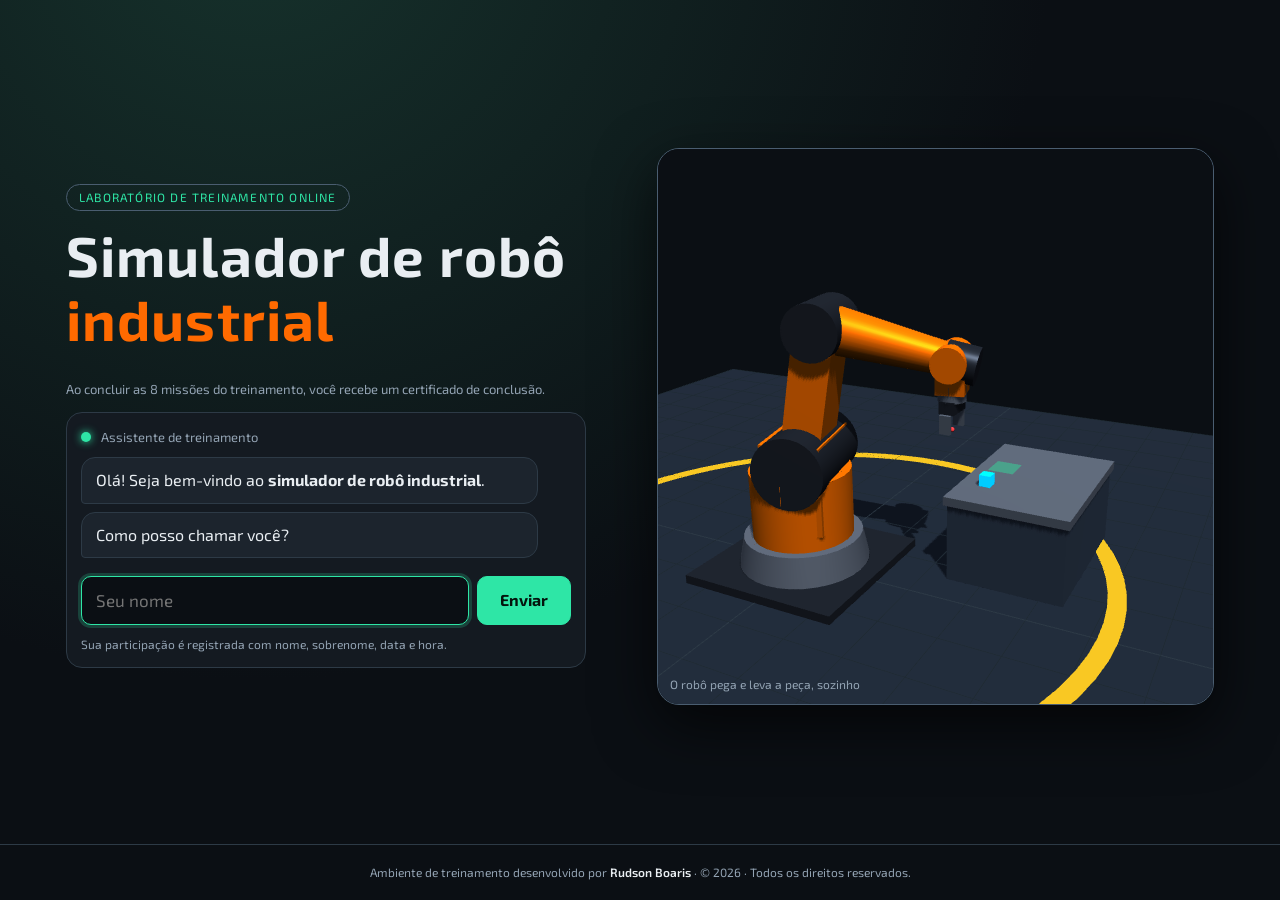
<file: index.html>
<!DOCTYPE html>
<html lang="pt-BR">
<head>
<meta charset="utf-8">
<meta name="viewport" content="width=device-width, initial-scale=1, viewport-fit=cover">
<title>Laboratório de Treinamento Online | Robótica Industrial</title>
<meta name="description" content="Ambiente online de treinamento em robótica industrial: opere um robô articulado de 6 eixos por um Teach Pendant virtual.">
<link rel="icon" href="data:image/svg+xml,%3Csvg xmlns='http://www.w3.org/2000/svg' viewBox='0 0 32 32'%3E%3Crect width='32' height='32' rx='7' fill='%230b0f14'/%3E%3Cpath d='M8 25V15l10-6 6 4' stroke='%23ff6a00' stroke-width='3' fill='none' stroke-linecap='round' stroke-linejoin='round'/%3E%3Ccircle cx='24' cy='13' r='3' fill='%232ee6a6'/%3E%3C/svg%3E">
<link rel="stylesheet" href="css/estilo.css">
<script src="js/config.js"></script>
<script src="js/demo-entrada.js" defer></script>
</head>
<body>
<main class="entrada">
  <section>
    <p class="selo">Laboratório de treinamento online</p>
    <h1>Simulador de robô <em>industrial</em></h1>
    <p class="nota">Ao concluir as 8 missões do treinamento, você recebe um certificado de conclusão.</p>
    <div class="chat-box">
      <div class="chat-h"><i></i><span>Assistente de treinamento</span></div>
      <div id="chat" role="log" aria-live="polite"></div>
      <form id="fx" class="chat-in" novalidate>
        <input id="resp" type="text" maxlength="60" autocomplete="off" aria-label="Sua resposta" disabled>
        <button id="env" class="btn btn-primary" type="submit" disabled>Enviar</button>
      </form>
      <button id="bOk" class="btn btn-primary" type="button">OK, entendi. Ir para o treinamento</button>
      <p class="priv">Sua participação é registrada com nome, sobrenome, data e hora.</p>
    </div>
  </section>
  <div class="demo3d" id="demoBox" role="img" aria-label="Demonstração em 3D: o robô pega uma peça e a leva para outro ponto da bancada">
    <div id="demoCv"></div>
    <div id="demoFb" hidden>A demonstração 3D não pôde ser aberta neste navegador. O treinamento continua disponível.</div>
    <span class="cap">O robô pega e leva a peça, sozinho</span>
  </div>
</main>
<footer class="rodape">Ambiente de treinamento desenvolvido por <b>Rudson Boaris</b> · © 2026 · Todos os direitos reservados.</footer>
<script src="js/instrucoes.js"></script>
<script>
(function () {
  var chat = document.getElementById('chat'), f = document.getElementById('fx'), inp = document.getElementById('resp'), env = document.getElementById('env'), ok = document.getElementById('bOk');
  var PEQ = ['da', 'de', 'do', 'das', 'dos', 'e'], OK = /^\p{L}[\p{L}'’ -]{1,59}$/u;
  var reduz = window.matchMedia && window.matchMedia('(prefers-reduced-motion: reduce)').matches;
  var espera = function (ms) { return new Promise(function (r) { setTimeout(r, window.__rapido || reduz ? 0 : ms); }); };
  var ir = function (u) { (window.__ir || function (x) { location.assign(x); })(u); };
  function limpa(t) { return String(t || '').replace(/\s+/g, ' ').trim(); }
  function palavra(w) { return w.toLocaleLowerCase('pt-BR').replace(/(^|['’-])(\p{L})/gu, function (m, a, c) { return a + c.toLocaleUpperCase('pt-BR'); }); }
  function bonito(t) { var p = limpa(t).split(' '); return p.map(function (w) { return p.length > 1 && PEQ.indexOf(w.toLowerCase()) >= 0 ? w.toLowerCase() : palavra(w); }).join(' '); }
  function bolha(cls, html) { var d = document.createElement('div'); d.className = 'b ' + cls; d.innerHTML = html; chat.appendChild(d); chat.scrollTop = chat.scrollHeight; return d; }
  function esc(t) { return String(t).replace(/[&<>]/g, function (c) { return { '&': '&amp;', '<': '&lt;', '>': '&gt;' }[c]; }); }
  function ia(html) {
    var d = bolha('ia dig', '<span></span><span></span><span></span>');
    return espera(650).then(function () { d.className = 'b ia'; d.innerHTML = html; chat.scrollTop = chat.scrollHeight; });
  }
  function enviar(dados) {
    var url = (window.CONFIG || {}).urlPlanilha;
    if (!url) { console.warn('urlPlanilha não configurada: a entrada não foi enviada.'); return; }
    fetch(url, { method: 'POST', mode: 'no-cors', headers: { 'Content-Type': 'text/plain;charset=utf-8' }, body: JSON.stringify(dados), keepalive: true }).catch(function () {});
  }
  function agoraSP() { var m = new Date().toLocaleString('sv-SE', { timeZone: 'America/Sao_Paulo' }).match(/(\d{4})-(\d{2})-(\d{2}) (\d{2}:\d{2}:\d{2})/); return m ? m[3] + '/' + m[2] + '/' + m[1] + ' ' + m[4] : ''; }
  function pronto(ph) { inp.disabled = false; env.disabled = false; inp.placeholder = ph; inp.value = ''; inp.focus(); }
  var passo = 0, nome = '', sobrenome = '';
  ia('Olá! Seja bem-vindo ao <b>simulador de robô industrial</b>.')
    .then(function () { return ia('Como posso chamar você?'); })
    .then(function () { pronto('Seu nome'); });
  f.addEventListener('submit', function (e) {
    e.preventDefault();
    var v = bonito(inp.value);
    if (passo === 0) {
      if (!OK.test(v)) { bolha('ia', 'Não consegui entender. Pode digitar só o seu nome, usando letras?'); inp.focus(); return; }
      nome = v; passo = 1; inp.disabled = env.disabled = true; bolha('eu', esc(nome));
      ia('Prazer, <b>' + esc(nome) + '</b>!').then(function () { return ia('Para registrar sua participação neste treinamento, qual é o seu sobrenome?'); }).then(function () { pronto('Seu sobrenome'); });
    } else if (passo === 1) {
      if (!OK.test(v)) { bolha('ia', 'Não consegui entender. Pode digitar o seu sobrenome, usando letras?'); inp.focus(); return; }
      sobrenome = v; passo = 2; inp.disabled = env.disabled = true; bolha('eu', esc(sobrenome));
      sessionStorage.setItem('treino', JSON.stringify({ nome: nome, sobrenome: sobrenome, entrada: new Date().toISOString() }));
      enviar({ nome: nome, sobrenome: sobrenome, dataHora: agoraSP() });
      ia('Pronto, ' + esc(nome) + '. Sua participação foi registrada.').then(function () { return ia(window.INSTRUCOES(nome)); })
        .then(function () { f.style.display = 'none'; ok.style.display = 'block'; ok.focus(); });
    }
  });
  ok.addEventListener('click', function () { ir('treinamento.html'); });
})();
</script>
</body>
</html>
</file>
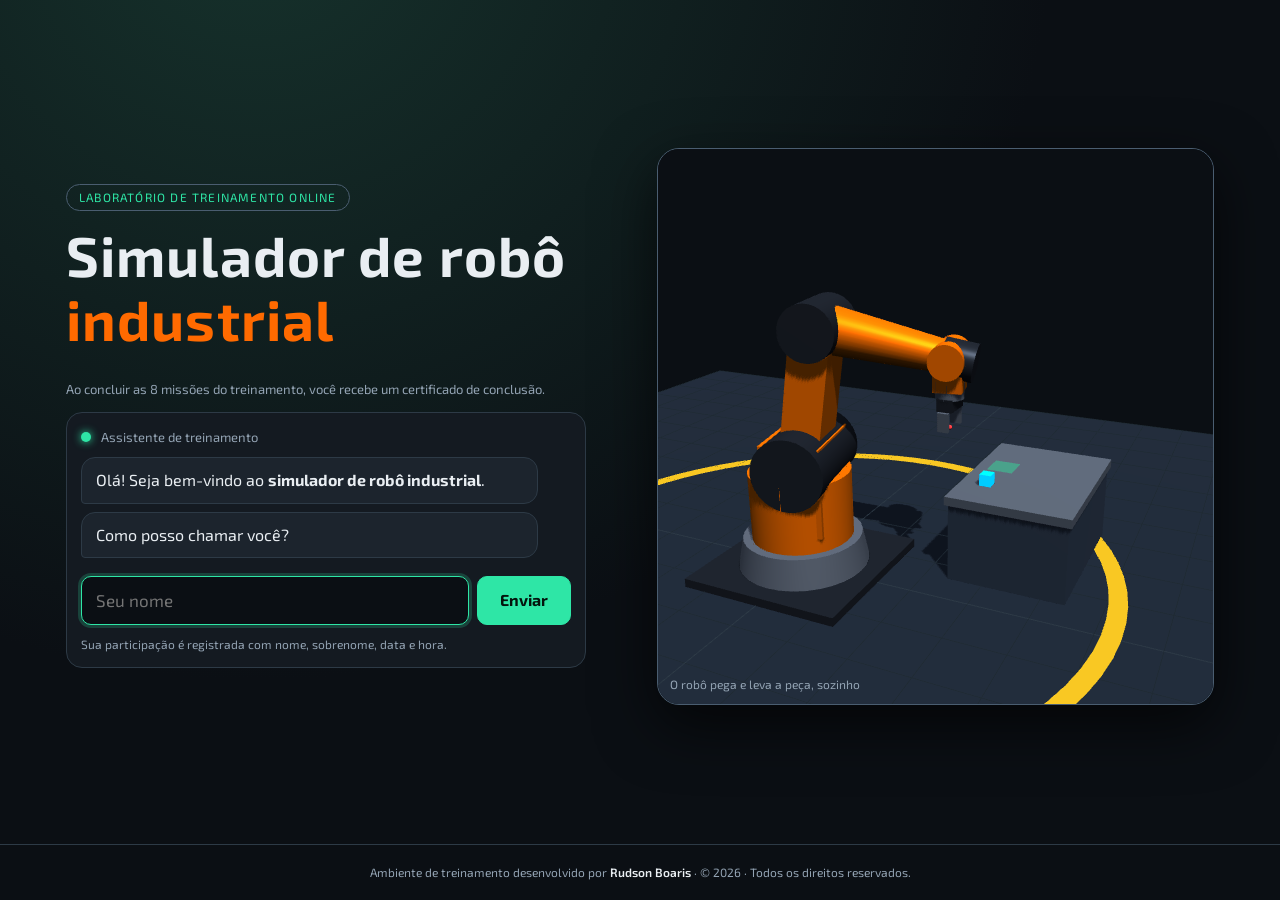
<file: treinamento.html>
<!DOCTYPE html>
<html lang="pt-BR">
<head>
<meta charset="utf-8">
<meta name="viewport" content="width=device-width, initial-scale=1, viewport-fit=cover">
<title>Laboratório de Treinamento Online | Robótica Industrial</title>
<script>if(!sessionStorage.getItem('treino'))location.replace('index.html');</script>
<link rel="icon" href="data:image/svg+xml,%3Csvg xmlns='http://www.w3.org/2000/svg' viewBox='0 0 32 32'%3E%3Crect width='32' height='32' rx='7' fill='%230b0f14'/%3E%3Cpath d='M8 25V15l10-6 6 4' stroke='%23ff6a00' stroke-width='3' fill='none' stroke-linecap='round' stroke-linejoin='round'/%3E%3Ccircle cx='24' cy='13' r='3' fill='%232ee6a6'/%3E%3C/svg%3E">
<link rel="stylesheet" href="css/estilo.css">
<style>
.lab-main{width:100%;max-width:1180px;margin:0 auto;padding:16px 14px 28px}
.lab-main h1{font-size:clamp(22px,4vw,32px);margin:0 0 4px}
.sub{color:var(--c-mut);margin:0 0 12px}
.aviso{background:#2a2108;border:1px solid #8a6d1a;color:#f6d77a;border-radius:12px;padding:9px 14px;font-size:13px;margin-bottom:12px}
.robo-grid{display:grid;grid-template-columns:minmax(0,1fr) 410px;gap:14px;align-items:start}
.view{position:relative;border:1px solid var(--c-metal);border-radius:16px;overflow:hidden;background:#0b0f14;height:min(72vh,660px);min-height:420px}
#cv{position:absolute;inset:0}#cv canvas{display:block;width:100%;height:100%;touch-action:none}
.hud{position:absolute;top:8px;right:8px;display:flex;flex-wrap:wrap;gap:6px;justify-content:flex-end;z-index:2}
.hud .btn{min-height:32px;padding:4px 10px;font-size:12px;background:#11161cdd}
.hud .btn[aria-pressed="true"]{border-color:var(--c-acc);color:var(--c-acc)}
.tip3d{position:absolute;left:10px;bottom:8px;font-size:12px;color:var(--c-mut);z-index:2;pointer-events:none}
#vMsg{position:absolute;inset:0;display:flex;align-items:center;justify-content:center;text-align:center;padding:24px;color:var(--c-mut);z-index:1}
#alarm{display:none;position:absolute;left:8px;right:8px;top:48px;z-index:4;background:#b3201f;border:2px solid #ff8a8a;color:#fff;border-radius:12px;padding:10px 14px;font-weight:700;text-align:center;animation:pisca .7s steps(2) infinite}
#alarm.on{display:block}#alarm small{display:block;font-weight:500;margin-top:2px}
@keyframes pisca{50%{background:#6e1212}}
.pend{background:linear-gradient(180deg,#1b232c,#12181f);border:2px solid var(--c-metal2);border-radius:22px;padding:14px;box-shadow:0 10px 30px #0008}
.pend-h{display:flex;justify-content:space-between;align-items:center;margin-bottom:10px;font-weight:700;letter-spacing:.06em;font-size:14px}
.led{width:12px;height:12px;border-radius:50%;background:#4a5568;display:inline-block;margin-right:8px;box-shadow:0 0 0 2px #0006}
.led.on{background:#2ee59d;box-shadow:0 0 10px #2ee59d}.led.stop{background:#ff4d4d;box-shadow:0 0 10px #ff4d4d}
.seg{display:flex;gap:6px}.seg .btn{min-height:36px;padding:4px 12px;font-size:13px}
.seg .btn[aria-pressed="true"]{background:var(--c-acc);border-color:var(--c-acc);color:#04140d}
.scr{background:#040f0b;border:2px solid #0f3a2c;border-radius:10px;padding:10px;color:#7dffc8;font-size:13px;font-variant-numeric:tabular-nums}
.scr-t{display:flex;justify-content:space-between;color:#4fcf9d;font-size:12px;letter-spacing:.08em}
#sSt{margin:6px 0 8px;font-weight:700;min-height:1.3em;color:#7dffc8}#sSt.warn{color:#ffb020}#sSt.err{color:#ff6b6b}#sSt.ok{color:#59f0a8}
.g6{display:grid;grid-template-columns:repeat(3,1fr);gap:4px 8px}.g6 span{color:#4fcf9d}.g6 b{color:#eafff6;font-weight:500}
.g6+.g6,.scr-g{margin-top:6px;padding-top:6px;border-top:1px solid #0f3a2c}
.scr-g{display:flex;justify-content:space-between;gap:8px;flex-wrap:wrap;color:#4fcf9d}.scr-g b{color:#eafff6;font-weight:500}#sP{color:#59f0a8;font-weight:700}
.rows{margin:10px 0 6px}
.jr{display:grid;grid-template-columns:36px 1fr 56px 56px;gap:8px;align-items:center;padding:6px;border-radius:12px;border:1px solid transparent;margin-bottom:4px}
.jr.sel{border-color:var(--c-acc);background:#123a2e}.jr>b{font-size:17px}
.jm{min-width:0}.ang{font-size:15px;font-variant-numeric:tabular-nums}.jm small{color:var(--c-mut);margin-left:4px}
.bar{position:relative;height:6px;background:#2d3a46;border-radius:3px;margin-top:8px}
.bar i{position:absolute;top:-3px;width:6px;height:12px;border-radius:3px;background:var(--c-acc);margin-left:-3px}
.jr.lim .bar i{background:#ffb020}
.jb{min-height:54px;font-size:26px;padding:0;touch-action:none;-webkit-touch-callout:none}
.jb:active{background:var(--c-acc);color:#04140d}
.spd{display:flex;align-items:center;gap:10px;margin:8px 0;font-size:14px}.spd input{flex:1;accent-color:#2ee6a6;min-height:32px}
.ctl4{display:grid;grid-template-columns:1fr 1fr;gap:8px}.ctl4 .btn{min-height:50px}
.btn.on{background:#0f5a3f;border-color:#2ee59d;color:#b6ffe0}
#bRst{grid-column:1/-1}
.stop{grid-column:1/-1;min-height:58px!important;background:#b3201f!important;border-color:#ff6b6b!important;color:#fff!important;font-size:19px;letter-spacing:.12em}
.pg{margin-top:12px;padding-top:10px;border-top:1px solid var(--c-metal)}
.pg h3{font-size:14px;margin:0 0 8px;color:var(--c-mut)}.pg .row{display:flex;flex-wrap:wrap;gap:6px}
.pg .btn{min-height:42px;padding:6px 12px;font-size:14px}
#pts{display:flex;flex-wrap:wrap;gap:6px;margin-top:8px;min-height:30px}
#pts span{padding:3px 10px;border-radius:999px;background:#1c242d;border:1px solid var(--c-metal2);font-size:13px}#pts span.run{background:var(--c-acc);color:#04140d;border-color:var(--c-acc)}
.miss{margin-top:16px;background:var(--c-surf);border:1px solid var(--c-metal);border-radius:16px;padding:14px}
.miss h2{font-size:20px;margin:0 0 8px}
#mChips{display:flex;flex-wrap:wrap;gap:6px;margin-bottom:10px}
#mChips button{min-width:44px;min-height:40px;padding:4px 10px}
#mChips button[aria-current="true"]{border-color:var(--c-acc);color:var(--c-acc)}#mChips button.ok{background:#0b3d2a;border-color:#2ea372;color:#7ef2be}
#mX{margin:0 0 8px}#mHint{display:none;background:#1c242d;border:1px dashed var(--c-metal2);border-radius:10px;padding:8px 12px;color:var(--c-mut);font-size:14px;margin:0 0 8px}
#mL{list-style:none;margin:0 0 10px;padding:0;display:flex;flex-wrap:wrap;gap:6px}
#mL li{padding:4px 12px;border-radius:999px;border:1px solid var(--c-metal2);font-size:13px;color:var(--c-mut)}#mL li.ok{background:#0b3d2a;border-color:#2ea372;color:#7ef2be}
#mFb{font-weight:700;color:#7ef2be;min-height:1.4em;margin:0 0 8px}
.mact{display:flex;gap:8px;flex-wrap:wrap}.mact .btn{min-height:40px;padding:6px 14px;font-size:14px}
@media(max-width:900px){.robo-grid{grid-template-columns:1fr}
 .view{position:sticky;top:60px;z-index:5;height:auto;min-height:0;aspect-ratio:4/3.2}}
@media (prefers-reduced-motion:reduce){#alarm{animation:none}}

.lab-main{padding-top:14px}
.free-msg{display:none;margin:0 0 6px;color:var(--c-mut)}
#bCert{display:none}
.miss-h{display:flex;justify-content:space-between;align-items:center;gap:8px;flex-wrap:wrap;margin-bottom:8px}.miss-h h2{margin:0}
</style>
</head>
<body>
<div class="topo"><div class="marca"><b>Laboratório de Treinamento</b><small>Robótica industrial</small></div><div class="user"><span id="usr"></span><button class="btn sm" id="bAjuda" type="button">Como usar</button><button class="btn sm" id="sair" type="button">Sair</button></div></div>
<main class="lab-main">
<div class="boas"><h1 id="saud">Seja bem-vindo ao ambiente de laboratório de treinamento online.</h1><p id="coach"></p></div>
<p class="aviso" role="note"><b>Simulador educacional.</b> Estes comandos não controlam nenhum equipamento físico. O robô é didático, inspirado na robótica industrial, e não reproduz um modelo específico.</p>
<div class="robo-grid">
  <section class="view" aria-label="Robô industrial em 3D">
    <div id="cv"></div><div id="vMsg">Carregando o 3D…</div>
    <div id="alarm" role="alert"><span id="alarmT">ALARME DE COLISÃO</span><small>O robô parou. Toque em HABILITAR para rearmar e afaste a ferramenta.</small></div>
    <div class="hud"><button class="btn" data-v="pad" type="button">Câmera</button><button class="btn" data-v="frente" type="button">Frente</button><button class="btn" data-v="lado" type="button">Lado</button><button class="btn" data-v="topo" type="button">Topo</button><button class="btn" id="bLab" aria-pressed="true" type="button">Rótulos</button></div>
    <div class="tip3d">Arraste para girar · pinça ou rolagem para zoom</div>
  </section>
  <aside class="pend" aria-label="Teach Pendant virtual">
    <div class="pend-h"><span><i class="led" id="pLed"></i>TEACH PENDANT · TP-6</span>
      <span class="seg" role="group" aria-label="Modo de movimento"><button class="btn" id="mJ" aria-pressed="true" type="button">Joint</button><button class="btn" id="mC" aria-pressed="false" type="button">Cartesian</button></span></div>
    <div class="scr">
      <div class="scr-t"><span id="sMode">MODO JOINT</span><span id="sEn">DESABILITADO</span></div>
      <div id="sSt">PRESSIONE HABILITAR PARA MOVER</div>
      <div class="g6"><span>A1 <b id="a0"></b></span><span>A2 <b id="a1"></b></span><span>A3 <b id="a2"></b></span><span>A4 <b id="a3"></b></span><span>A5 <b id="a4"></b></span><span>A6 <b id="a5"></b></span></div>
      <div class="g6"><span>X <b id="cX"></b></span><span>Y <b id="cY"></b></span><span>Z <b id="cZ"></b></span><span>A <b id="cA"></b></span><span>B <b id="cB"></b></span><span>C <b id="cC"></b></span></div>
      <div class="scr-g"><span>GARRA <b id="sG">ABERTA</b></span><span id="sP"></span></div>
    </div>
    <div class="rows" id="rows"></div>
    <div class="spd"><label for="spd">Velocidade</label><input type="range" id="spd" min="5" max="100" value="40"><b id="spdV">40%</b></div>
    <div class="ctl4">
      <button class="btn" id="gOpen" type="button">ABRIR GARRA</button><button class="btn" id="gClose" type="button">FECHAR GARRA</button>
      <button class="btn" id="bEn" type="button">HABILITAR</button><button class="btn" id="bHome" type="button">HOME</button>
      <button class="btn" id="bRst" type="button">REINICIAR CÉLULA</button>
      <button class="btn stop" id="bStop" type="button">STOP</button>
    </div>
    <div class="pg"><h3>Programa de pontos (posição + garra)</h3>
      <div class="row"><button class="btn" id="bSave" type="button">Salvar ponto</button><button class="btn" id="bRun" type="button">Executar</button><button class="btn" id="bClr" type="button">Limpar</button><button class="btn" id="bPeca" type="button">Recolocar peça</button></div>
      <div id="pts"></div></div>
  </aside>
</div>
<section class="miss" aria-label="Missões">
  <div class="miss-h"><div><h2 id="mH2">Missões</h2><small class="nota">Ao concluir as 8 missões, você recebe um certificado de conclusão.</small></div>
    <div class="seg" role="group" aria-label="Modo de treinamento"><button class="btn" id="tMis" aria-pressed="true" type="button">Missões</button><button class="btn" id="tLiv" aria-pressed="false" type="button">Modo livre</button></div></div>
  <p class="free-msg" id="freeMsg"></p>
  <div id="misBody">
    <div id="mChips"></div>
    <h3 id="mT" style="margin:0 0 6px;font-size:17px"></h3><p id="mX"></p><p id="mHint"></p>
    <ul id="mL"></ul><p id="mFb" role="status" aria-live="polite"></p>
    <div class="mact"><button class="btn" id="mHb" type="button">Dica</button><button class="btn btn-primary" id="mNext" type="button" disabled>Próxima missão</button><button class="btn" id="bCert" type="button">Ver meu certificado</button></div>
  </div>
</section>
</main>
<footer class="rodape">Ambiente de treinamento desenvolvido por <b>Rudson Boaris</b> · © 2026 · Todos os direitos reservados.</footer>
<div id="ajuda" role="dialog" aria-modal="true" aria-labelledby="ajudaT"><div class="ajuda-card"><div id="ajudaT"></div><div class="cert-act"><button class="btn btn-primary" id="ajudaOk" type="button">OK</button></div></div></div>
<div id="cert" role="dialog" aria-modal="true" aria-labelledby="certT"><div class="cert-card">
  <p class="k">CERTIFICADO DE CONCLUSÃO</p><h2 id="certT">Treinamento Online de Robótica Industrial</h2><p class="cur">Ambiente simulado de operação de robô de 6 eixos</p>
  <p>Certificamos que</p><div class="nome" id="certNome"></div>
  <p>concluiu com êxito as 8 missões do treinamento, operando o robô pelo Teach Pendant virtual: eixos, coordenadas, garra, programação de pontos e segurança.</p>
  <p><b id="certData"></b></p><div class="sel" aria-hidden="true">✓</div>
  <p class="ass">Ambiente de treinamento desenvolvido por Rudson Boaris · © 2026 · Todos os direitos reservados</p>
  <div class="cert-act"><button class="btn btn-primary" id="certFechar" type="button">Fechar</button><button class="btn" id="certImp" type="button">Imprimir</button></div>
</div></div>
<script src="js/instrucoes.js"></script>
<script src="js/vendor/three.min.js"></script>
<script src="js/vendor/OrbitControls.js"></script>
<script src="js/robo-cinematica.js"></script>
<script src="js/robo-modelo.js"></script>
<script>
const SES=JSON.parse(sessionStorage.getItem('treino')||'null')||{nome:'Participante',sobrenome:''},NOME=SES.nome,COMPLETO=(SES.nome+' '+SES.sobrenome).trim();
let free=false,certShown=false,concluidoEm=null;
const K=RoboCin,$=i=>document.getElementById(i),AX=['A1','A2','A3','A4','A5','A6'];
let q=K.HOME.slice(),enabled=false,stopped=false,mode='joint',sel=0,speed=40,motion=null,prog=null,jog=null,ct=null,pts=[],progDone=false,mi=0,V=null;
let grip=K.newGrip(),pc=K.newPiece(),alarm=false,alarmSeen=false,rearmed=false,colWarn='',grabbed=false,droppedOK=false,actx=null;
const doneM=[0,0,0,0,0,0,0,0],seen=new Set(),mx=[0,0,0,0,0,0],cd=[0,0,0];let base={q:q.slice(),tcp:K.fk(q).tcp};
let msg='PRESSIONE HABILITAR PARA MOVER',mk='';
const setMsg=(t,k)=>{msg=t;mk=k||''};

/* ---------- cena 3D (modelo em js/robo-modelo.js) ---------- */
const S0=RoboModelo.cena({labels:true}),M=S0.model;
function initView(){
  const S=RoboModelo.render($('cv'),S0,{controls:true,pixelMax:2});
  document.querySelectorAll('[data-v]').forEach(b=>b.onclick=()=>S.setView(b.dataset.v));
  $('bLab').onclick=e=>{const on=e.currentTarget.getAttribute('aria-pressed')!=='true';e.currentTarget.setAttribute('aria-pressed',String(on));M.labels.forEach(s=>s.visible=on)};
  V=S;$('vMsg').style.display='none';
}
function loadFail(e){$('vMsg').textContent='Não foi possível abrir o 3D neste navegador (WebGL). Atualize o Chrome ou tente outro aparelho. O Teach Pendant continua funcionando.';console.warn(e)}
const updateModel=()=>RoboModelo.aplicar(M,q,grip.gw,pc);
function beep(){try{actx=actx||new(window.AudioContext||window.webkitAudioContext)();const o=actx.createOscillator(),g=actx.createGain();o.type='square';o.frequency.value=880;g.gain.value=.05;o.connect(g);g.connect(actx.destination);
  const t=actx.currentTime;g.gain.setValueAtTime(.05,t);g.gain.setValueAtTime(0,t+.15);g.gain.setValueAtTime(.05,t+.3);g.gain.setValueAtTime(0,t+.45);o.start(t);o.stop(t+.5)}catch(e){}}

/* ---------- movimento ---------- */
function canMove(){if(!enabled){setMsg('PRESSIONE HABILITAR PARA MOVER','warn');return false}return true}
function startJog(j){if(!canMove())return;if(motion||prog){setMsg('AGUARDE O MOVIMENTO TERMINAR','warn');return}
  jog=j;if(mode==='cart'){const f=K.fk(q);ct={pos:f.tcp.slice(),R:f.R}}}
function endJog(){if(jog){jog=null;ct=null;if(enabled)setMsg('PRONTO','')}}
function jogStep(dt){
  if(mode==='joint'){
    const i=jog.axis,l=K.LIM[i],nq=q.slice();let v=q[i]+jog.dir*speed*.6*dt;
    if(v>=l[1]||v<=l[0]){v=Math.max(l[0],Math.min(l[1],v));setMsg('LIMITE '+AX[i]+' ATINGIDO','warn')}else setMsg('MOVENDO '+AX[i],'');
    if(Math.abs(v-q[i])<1e-9)return;nq[i]=v;
    const e=K.check(nq);if(e&&e.indexOf('LIMITE')<0){setMsg(e,'err');return}q=nq;
  }else{
    const d=[0,0,0];d[jog.c]=jog.dir;const s=speed*2*dt,np=[ct.pos[0]+d[0]*s,ct.pos[1]+d[1]*s,ct.pos[2]+d[2]*s],r=K.ik(np,ct.R,q);
    if(!r.q){setMsg(r.err,'warn');return}
    let m=0;for(let k=0;k<6;k++)m=Math.max(m,Math.abs(r.q[k]-q[k]));
    if(m>420*dt){setMsg('SINGULARIDADE: MOVIMENTO RECUSADO','warn');return}
    const e=K.check(r.q);if(e){setMsg(e,e.indexOf('LIMITE')<0?'err':'warn');return}
    ct.pos=np;q=r.q;setMsg('MOVENDO '+'XYZ'[jog.c]+(jog.dir>0?'+':'−'),'');
  }
}
function startMotion(to,done){const m=Math.max(...to.map((v,i)=>Math.abs(v-q[i])));
  if(m<.01){done&&done();return}motion={from:q.slice(),to:to.slice(),t:0,dur:Math.max(.5,m/(speed*1.5)),done};setMsg('EXECUTANDO MOVIMENTO','')}
function triggerAlarm(pq,pgw,why){
  q=pq;grip.gw=pgw;motion=null;prog=null;jog=null;ct=null;enabled=false;stopped=true;alarm=true;alarmSeen=true;
  setMsg('ALARME: '+why,'err');$('alarmT').textContent='ALARME DE COLISÃO: '+why.replace('COLISÃO ','');$('alarm').classList.add('on');beep();coach('Atenção, '+NOME+': o robô parou por segurança. Toque em HABILITAR para rearmar e afaste a ferramenta.');renderPts()}
function step(dt){
  const pq=q.slice(),pgw=grip.gw;
  if(motion){motion.t+=dt;const s=Math.min(1,motion.t/motion.dur),e=s*s*(3-2*s),m=motion;q=m.from.map((a,i)=>a+(m.to[i]-a)*e);if(s>=1){motion=null;m.done&&m.done()}}
  else if(jog&&enabled)jogStep(dt);
  if(enabled){const a0=pc.att;K.gripStep(grip,dt,pc,q);if(!a0&&pc.att)grabbed=true}
  K.pieceStep(pc,dt);
  const c=K.collide(q,grip.gw,pc);
  if(c.level===2&&!alarm)triggerAlarm(pq,pgw,c.msg);else colWarn=c.level===1?c.msg:'';
  droppedOK=grabbed&&!pc.att&&!pc.fall&&Math.hypot(pc.c[0]-K.PEC.dest[0],pc.c[1]-K.PEC.dest[1])<50&&Math.abs(pc.c[2]-K.PEC.dest[2])<1;
  updateModel();track();
}
function stopAll(){motion=null;prog=null;jog=null;ct=null;enabled=false;stopped=true;setMsg('STOP: MOVIMENTO INTERROMPIDO','err');renderPts()}
function toggleEnable(){
  if(enabled){motion=null;prog=null;jog=null;ct=null;enabled=false;setMsg('MOVIMENTO DESABILITADO','')}
  else{enabled=true;stopped=false;if(alarm){alarm=false;rearmed=true;$('alarm').classList.remove('on');setMsg('ALARME REARMADO: AFASTE A FERRAMENTA','ok');coach('Tudo certo, '+NOME+'. Agora afaste a ferramenta com cuidado.')}else setMsg('MOVIMENTO HABILITADO','ok')}
  renderPts()}
function goHome(){if(!canMove())return;if(motion||prog)return;startMotion(K.HOME,()=>setMsg('HOME ATINGIDO','ok'))}
function resetPos(){motion=null;prog=null;jog=null;ct=null;q=K.HOME.slice();grip=K.newGrip();pc=K.newPiece();alarm=false;$('alarm').classList.remove('on');setMsg('CÉLULA REINICIADA','ok');renderPts();updateModel()}
function gripCmd(v){if(!canMove())return;if(motion||prog){setMsg('AGUARDE O MOVIMENTO TERMINAR','warn');return}K.setGrip(grip,v,pc,q);setMsg(v?'FECHANDO A GARRA':'ABRINDO A GARRA','')}
/* programa de pontos: cada ponto guarda a posição e o estado da garra */
function savePoint(){if(pts.length>=10){setMsg('LIMITE DE 10 PONTOS','warn');return}pts.push({q:q.slice(),g:grip.tgt});setMsg('PONTO P'+pts.length+' SALVO (GARRA '+(grip.tgt?'FECHADA':'ABERTA')+')','ok');renderPts()}
function clearPts(){pts=[];prog=null;progDone=false;renderPts();setMsg('PONTOS APAGADOS','')}
function runProg(){if(!pts.length){setMsg('GRAVE PELO MENOS UM PONTO','warn');return}if(!canMove()||motion||prog)return;progDone=false;prog={i:0};nextPoint()}
function nextPoint(){if(!prog)return;
  if(prog.i>=pts.length){prog=null;progDone=true;setMsg('PROGRAMA CONCLUÍDO','ok');renderPts();return}
  const i=prog.i++;renderPts();setMsg('EXECUTANDO P'+(i+1),'');
  startMotion(pts[i].q,()=>{const ch=pts[i].g!==grip.tgt;if(ch)K.setGrip(grip,pts[i].g,pc,q);motion={from:q.slice(),to:q.slice(),t:0,dur:ch?1:.35,done:nextPoint}})}
function renderPts(){$('pts').innerHTML=pts.length?pts.map((p,i)=>'<span class="'+(prog&&prog.i-1===i?'run':'')+'">P'+(i+1)+' · '+(p.g?'fechada':'aberta')+'</span>').join(''):'<small style="color:var(--c-mut)">Nenhum ponto salvo. Mova o robô, ajuste a garra e toque em Salvar ponto.</small>'}

/* ---------- Teach Pendant ---------- */
function buildRows(){
  const R=$('rows');R.innerHTML='';
  (mode==='joint'?AX:['X','Y','Z']).forEach((n,i)=>{const r=document.createElement('div');r.className='jr';r.dataset.i=i;
    r.innerHTML='<b>'+n+'</b><div class="jm"><span class="ang"></span>'+(mode==='joint'?'<div class="bar"><i></i></div>':'<small>mm</small>')+'</div>'+
      '<button type="button" class="btn jb" data-d="-1" aria-label="'+n+' negativo">−</button><button type="button" class="btn jb" data-d="1" aria-label="'+n+' positivo">+</button>';R.appendChild(r)});
  markSel();
}
function markSel(){document.querySelectorAll('#rows .jr').forEach((r,i)=>r.classList.toggle('sel',mode==='joint'&&i===sel));M.rings.forEach((r,i)=>r.visible=mode==='joint'&&i===sel)}
function setMode(m){endJog();mode=m;$('mJ').setAttribute('aria-pressed',String(m==='joint'));$('mC').setAttribute('aria-pressed',String(m==='cart'));buildRows();ui()}
const f1=(x,d)=>x.toFixed(d===undefined?1:d).replace('.',',');
function ui(){
  const f=K.fk(q),t=f.tcp,o=K.abc(f.R);
  $('sMode').textContent=mode==='joint'?'MODO JOINT':'MODO CARTESIAN';
  $('sEn').textContent=alarm?'ALARME':enabled?'HABILITADO':(stopped?'STOP':'DESABILITADO');
  $('pLed').className='led'+(enabled?' on':(stopped||alarm)?' stop':'');$('bEn').classList.toggle('on',enabled);$('bEn').textContent=enabled?'HABILITADO ✓':'HABILITAR';
  const st=$('sSt'),warn=!alarm&&colWarn&&mk!=='err';st.textContent=warn?'ATENÇÃO: '+colWarn:msg;st.className=warn?'warn':mk;
  q.forEach((v,i)=>$('a'+i).textContent=f1(v)+'°');
  $('cX').textContent=f1(t[0]);$('cY').textContent=f1(t[1]);$('cZ').textContent=f1(t[2]);$('cA').textContent=f1(o[0]);$('cB').textContent=f1(o[1]);$('cC').textContent=f1(o[2]);
  $('sG').textContent=pc.att?'PEÇA PRESA':grip.tgt?(grip.gw>K.GRIP.empty+.1?'FECHANDO':'FECHADA'):(grip.gw<K.GRIP.open-.1?'ABRINDO':'ABERTA');
  $('sP').textContent=K.graspReady(q,pc)?'PEÇA ALINHADA: PODE FECHAR':'';
  document.querySelectorAll('#rows .jr').forEach((r,i)=>{
    if(mode==='joint'){const l=K.LIM[i];r.querySelector('.ang').textContent=f1(q[i])+'°';
      r.querySelector('.bar i').style.left=((q[i]-l[0])/(l[1]-l[0])*100)+'%';r.classList.toggle('lim',q[i]<=l[0]+1||q[i]>=l[1]-1)}
    else r.querySelector('.ang').textContent=f1(t[i])});
  $('spdV').textContent=speed+'%';missionUI();certCheck();
}

/* ---------- missões ---------- */
const MS=[
 {t:'Missão 01: Conhecendo os seis eixos',x:'Um robô industrial tem 6 eixos, de A1 (na base) até A6 (no flange). Toque em cada eixo no Teach Pendant: o anel azul no robô mostra qual é.',h:'A1 gira a base. A2 e A3 levantam e dobram o braço. A4, A5 e A6 orientam o punho, onde fica a ferramenta.',
  c:()=>AX.map((a,i)=>[a,seen.has(i)])},
 {t:'Missão 02: Movimentando A1, A2 e A3',x:'Toque em HABILITAR. Depois segure + ou − em A1, A2 e A3, movendo cada um pelo menos 20°. Ao soltar, o eixo para.',h:'A1 gira o robô todo. A2 inclina o braço para frente e para trás. A3 dobra o cotovelo.',
  c:()=>[0,1,2].map(i=>[AX[i]+' 20°',mx[i]>=20])},
 {t:'Missão 03: Movimentando A4, A5 e A6',x:'Agora o punho: mova A4, A5 e A6 pelo menos 20° cada.',h:'A4 gira o antebraço, A5 inclina o punho e A6 gira a ferramenta. Cuide dos limites: a barra do eixo fica amarela perto do fim.',
  c:()=>[3,4,5].map(i=>[AX[i]+' 20°',mx[i]>=20])},
 {t:'Missão 04: Conhecendo as coordenadas X, Y e Z',x:'Mude para o modo Cartesian e mova a ferramenta pelo menos 80 mm em X, em Y e em Z. Veja os números mudarem na tela.',h:'X vai para a frente do robô, Y para a esquerda e Z para cima. No modo Cartesian a ferramenta anda em linha reta e mantém a orientação.',
  c:()=>['X','Y','Z'].map((n,i)=>[n+' 80 mm',cd[i]>=80])},
 {t:'Missão 05: Levando a ferramenta a uma posição',x:'Leve a ponta da ferramenta até a esfera verde: X 600, Y 150, Z 600 (tolerância de 20 mm).',h:'Use o modo Cartesian. Aproxime um eixo de cada vez e confira X, Y e Z na tela.',
  c:()=>{const t=K.fk(q).tcp,d=Math.hypot(t[0]-600,t[1]-150,t[2]-600);return[['Distância do alvo: '+Math.round(d)+' mm',d<=20]]}},
 {t:'Missão 06: Gravando pontos e executando uma sequência',x:'Mova o robô, toque em Salvar ponto (P1). Repita para P2 e P3, em posições diferentes. Cada ponto guarda também se a garra está aberta ou fechada. Depois toque em Executar.',h:'O robô vai de ponto em ponto com movimento suave. Para parar a qualquer momento, use STOP.',
  c:()=>[['3 pontos salvos',pts.length>=3],['Sequência executada',progDone]]},
 {t:'Missão 07: Pegando e levando a peça',x:'Leve a garra, aberta, até a peça azul, com a ferramenta apontando para baixo. Quando aparecer "PEÇA ALINHADA", toque em FECHAR GARRA. Leve a peça até a área verde da bancada e toque em ABRIR GARRA.',h:'No modo Cartesian, use Z− para descer devagar. A peça brilha em verde quando a garra está bem posicionada. Para fazer isso sozinho, grave os pontos com a garra aberta e fechada e toque em Executar.',
  c:()=>[['Peça pega',grabbed],['Peça solta na área verde',droppedOK]]},
 {t:'Missão 08: Segurança e alarme de colisão',x:'Um robô de verdade para quando chega perto demais de algo. Habilite o robô, vá para cima da bancada (X+ e Y+) e desça com Z− até o alarme de colisão disparar. Depois toque em HABILITAR para rearmar.',h:'A bancada fica à frente e à esquerda do robô. O alarme dispara a poucos milímetros do tampo. O aviso amarelo "perto da bancada" aparece antes, a 30 mm.',
  c:()=>[['Alarme disparou',alarmSeen],['Rearmado com HABILITAR',rearmed]]}];
function track(){for(let i=0;i<6;i++)mx[i]=Math.max(mx[i],Math.abs(q[i]-base.q[i]));const t=K.fk(q).tcp;for(let i=0;i<3;i++)cd[i]=Math.max(cd[i],Math.abs(t[i]-base.tcp[i]))}
function pickMission(i){mi=i;seen.clear();mx.fill(0);cd.fill(0);base={q:q.slice(),tcp:K.fk(q).tcp.slice()};progDone=false;grabbed=false;alarmSeen=false;rearmed=false;
  if(i===6){pc=K.newPiece();grip.tgt=0}
  $('mHint').style.display='none';M.target.visible=i===4&&!free;if(!free)coach(NOME+', próxima etapa: '+MS[i].t+'.');ui()}
function missionUI(){
  if(free)return;
  const m=MS[mi],c=m.c(),ok=c.every(x=>x[1]);if(ok&&!doneM[mi]){doneM[mi]=1;coach('Muito bem, '+NOME+'! '+m.t.split(':')[0]+' concluída.')}
  $('mT').textContent=m.t;$('mX').textContent=m.x;$('mHint').textContent=m.h;
  $('mL').innerHTML=c.map(x=>'<li class="'+(x[1]?'ok':'')+'">'+(x[1]?'✓ ':'○ ')+x[0]+'</li>').join('');
  $('mFb').textContent=doneM[mi]?(mi<MS.length-1?'Missão concluída, '+NOME+'! Muito bem.':'Missão concluída, '+NOME+'! Você operou o robô do começo ao fim.'):'';
  $('mNext').disabled=!doneM[mi]||mi>=MS.length-1;
  $('mChips').innerHTML=MS.map((_,i)=>'<button type="button" class="btn sm'+(doneM[i]?' ok':'')+'" data-m="'+i+'" aria-current="'+(i===mi)+'" aria-label="Missão '+(i+1)+(doneM[i]?' concluída':'')+'">'+(doneM[i]?'✓ ':'')+(i+1)+'</button>').join('');
}

/* ---------- ligações ---------- */
const rows=$('rows');
rows.addEventListener('pointerdown',e=>{const r=e.target.closest('.jr'),b=e.target.closest('.jb');if(!r)return;const i=+r.dataset.i;
  if(mode==='joint'){sel=i;seen.add(i);markSel()}
  if(!b)return;b.setPointerCapture&&b.setPointerCapture(e.pointerId);e.preventDefault();
  startJog(mode==='joint'?{axis:i,dir:+b.dataset.d}:{c:i,dir:+b.dataset.d})});
['pointerup','pointercancel','lostpointercapture'].forEach(t=>rows.addEventListener(t,endJog));
window.addEventListener('blur',endJog);
$('mJ').onclick=()=>setMode('joint');$('mC').onclick=()=>setMode('cart');
$('spd').oninput=e=>{speed=+e.target.value};
$('bEn').onclick=toggleEnable;$('bHome').onclick=goHome;$('bRst').onclick=resetPos;$('bStop').onclick=stopAll;
$('gOpen').onclick=()=>gripCmd(0);$('gClose').onclick=()=>gripCmd(1);
$('bSave').onclick=savePoint;$('bRun').onclick=runProg;$('bClr').onclick=clearPts;$('bPeca').onclick=()=>{pc=K.newPiece();setMsg('PEÇA RECOLOCADA','ok')};
$('mHb').onclick=()=>{const h=$('mHint');h.style.display=h.style.display==='block'?'none':'block'};
$('mNext').onclick=()=>pickMission(Math.min(MS.length-1,mi+1));
$('mChips').onclick=e=>{const b=e.target.closest('[data-m]');if(b)pickMission(+b.dataset.m)};
document.querySelector('.pend').addEventListener('contextmenu',e=>e.preventDefault());

/* ---------- boas-vindas, modo livre e certificado ---------- */
function coach(t){$('coach').textContent=t}
function setFree(v){free=v;$('tMis').setAttribute('aria-pressed',String(!v));$('tLiv').setAttribute('aria-pressed',String(v));
  $('misBody').style.display=v?'none':'';$('freeMsg').style.display=v?'block':'none';
  $('freeMsg').textContent=NOME+', no modo livre você opera o robô como quiser. A peça e a bancada continuam ativas.';
  M.target.visible=!v&&mi===4;coach(v?NOME+', modo livre ativado. Explore à vontade.':NOME+', de volta às missões.');ui()}
const dataHora=d=>d.toLocaleDateString('pt-BR')+' às '+d.toLocaleTimeString('pt-BR',{hour:'2-digit',minute:'2-digit'});
function certCheck(){const all=doneM.every(Boolean);$('bCert').style.display=all?'inline-flex':'none';
  if(!free&&!certShown&&all){certShown=true;concluidoEm=new Date();showCert()}}
function showCert(){$('certNome').textContent=COMPLETO;$('certData').textContent=dataHora(concluidoEm||new Date());$('cert').classList.add('on');$('certFechar').focus()}
$('bCert').onclick=showCert;$('certFechar').onclick=()=>$('cert').classList.remove('on');$('certImp').onclick=()=>window.print();
document.addEventListener('keydown',e=>{if(e.key==='Escape'){$('cert').classList.remove('on');$('ajuda').classList.remove('on')}});
$('bAjuda').onclick=()=>{$('ajudaT').innerHTML=INSTRUCOES(NOME);$('ajuda').classList.add('on');$('ajudaOk').focus()};$('ajudaOk').onclick=()=>$('ajuda').classList.remove('on');
$('tMis').onclick=()=>setFree(false);$('tLiv').onclick=()=>setFree(true);
$('saud').textContent=NOME+', seja bem-vindo ao ambiente de laboratório de treinamento online.';$('usr').textContent=COMPLETO;
$('sair').onclick=()=>{sessionStorage.removeItem('treino');location.href='index.html'};
try{initView()}catch(e){loadFail(e);V=null}
buildRows();renderPts();pickMission(0);updateModel();coach(NOME+', siga as missões abaixo ou use o modo livre. Comece pela Missão 01.');
let last=performance.now(),acc=0;
function frame(t){const dt=Math.min(.05,(t-last)/1000);last=t;step(dt);acc+=dt;if(acc>.08){acc=0;ui()}if(V)V.render();requestAnimationFrame(frame)}
requestAnimationFrame(frame);
</script>
</body>
</html>
</file>
<file: css/estilo.css>
@import url('https://fonts.googleapis.com/css2?family=Exo+2:wght@500;700&display=swap');
:root{--c-bg:#0b0f14;--c-surf:#141a21;--c-elev:#1c242d;--c-acc:#2ee6a6;--c-metal:#2d3a46;--c-metal2:#4a5d70;--c-text:#e9eef2;--c-mut:#93a3b3;--c-or:#ff6a00;color-scheme:dark}
*{box-sizing:border-box}
html{background:var(--c-bg);scroll-behavior:smooth}
body{margin:0;min-height:100vh;min-height:100svh;display:flex;flex-direction:column;background:radial-gradient(ellipse at 20% -10%,#16322c 0%,var(--c-bg) 55%) fixed;color:var(--c-text);font:16px/1.55 "Exo 2","Arial Narrow",Arial,sans-serif}
main{flex:1}
a{color:var(--c-acc)}
h1,h2,h3{line-height:1.15;margin:0 0 .5em;letter-spacing:.02em}
:focus-visible{outline:2px solid var(--c-acc);outline-offset:2px}
.btn{display:inline-flex;align-items:center;justify-content:center;gap:8px;min-height:46px;padding:10px 22px;border-radius:10px;border:1px solid var(--c-metal2);background:var(--c-elev);color:var(--c-text);font:inherit;font-weight:700;text-decoration:none;cursor:pointer;transition:background .15s,border-color .15s}
.btn:hover{border-color:var(--c-acc);background:var(--c-metal)}
.btn.sm{min-height:36px;padding:6px 14px;font-size:14px}
.btn-primary{background:var(--c-acc);border-color:var(--c-acc);color:#04140d}
.btn-primary:hover{background:#5cf0bd;border-color:#5cf0bd}
.rodape{padding:18px 16px calc(18px + env(safe-area-inset-bottom,0px));text-align:center;color:var(--c-mut);font-size:12px;border-top:1px solid var(--c-metal);margin-top:24px}
.rodape b{color:var(--c-text);font-weight:600}
/* tela de entrada */
.entrada{display:grid;grid-template-columns:1fr 1fr;gap:34px;align-items:center;max-width:1180px;margin:0 auto;padding:56px 16px 24px}
.selo{display:inline-block;margin:0 0 12px;padding:3px 12px;border:1px solid var(--c-metal2);border-radius:999px;font-size:12px;letter-spacing:.1em;text-transform:uppercase;color:var(--c-acc)}
.entrada h1{font-size:clamp(34px,5.2vw,56px)}
.entrada h1 em{font-style:normal;color:var(--c-or)}
.lead{color:var(--c-mut);font-size:18px;max-width:32em;margin:0 0 22px}
.form-box{background:var(--c-surf);border:1px solid var(--c-metal);border-radius:16px;padding:20px;max-width:440px}
.form-box label{display:block;font-size:14px;color:var(--c-mut);margin-bottom:12px}
.form-box input{display:block;width:100%;margin-top:6px;min-height:48px;padding:10px 14px;border-radius:10px;border:1px solid var(--c-metal2);background:var(--c-bg);color:var(--c-text);font:inherit;font-size:17px}
.form-box input:focus{border-color:var(--c-acc);outline:none;box-shadow:0 0 0 3px #2ee6a633}
.priv{font-size:12px;color:var(--c-mut);margin:4px 0 14px}
#erro{color:#ff8a8a;min-height:1.3em;margin:10px 0 0;font-size:14px}
.demo3d{position:relative;aspect-ratio:1/1;max-height:560px;width:100%;border-radius:22px;overflow:hidden;border:1px solid var(--c-metal2);background:radial-gradient(ellipse at 50% 30%,#1a3a33,#0b0f14 72%);box-shadow:0 20px 60px #000a}
#demoCv{position:absolute;inset:0}#demoCv canvas{display:block;width:100%;height:100%}
#demoFb{position:absolute;inset:0;display:flex;align-items:center;justify-content:center;text-align:center;padding:24px;color:var(--c-mut);font-size:14px}#demoFb[hidden]{display:none}
.demo3d .cap{position:absolute;left:12px;bottom:10px;font-size:12px;color:var(--c-mut)}
@media(max-width:860px){.entrada{grid-template-columns:1fr;padding-top:30px}.demo3d{aspect-ratio:4/3.2}}
/* topo e boas-vindas do treinamento */
.topo{display:flex;justify-content:space-between;align-items:center;gap:10px;max-width:1180px;margin:0 auto;padding:12px 14px;border-bottom:1px solid var(--c-metal)}
.marca b{display:block;line-height:1.1}.marca small{color:var(--c-mut);font-size:12px}
.user{display:flex;align-items:center;gap:10px;font-size:14px;color:var(--c-mut)}.user span{color:var(--c-text)}
.boas{background:linear-gradient(135deg,#143a31,var(--c-surf) 70%);border:1px solid var(--c-metal2);border-radius:16px;padding:14px 18px;margin-bottom:12px}
.boas h1{font-size:clamp(20px,3.4vw,28px);margin:0 0 4px}
#coach{margin:0;color:var(--c-mut);min-height:1.4em}
/* certificado */
#cert{display:none;position:fixed;inset:0;z-index:100;background:#000b;align-items:center;justify-content:center;padding:16px;overflow:auto}
#cert.on{display:flex}
.cert-card{position:relative;width:min(760px,100%);background:linear-gradient(160deg,#101a18,#0b0f14);border:2px solid var(--c-acc);border-radius:18px;padding:34px 30px;text-align:center;box-shadow:0 0 0 6px #0b0f14,0 0 0 8px #2ee6a655,0 30px 80px #000}
.cert-card .k{letter-spacing:.3em;font-size:12px;color:var(--c-acc);margin:0 0 6px}
.cert-card h2{font-size:clamp(24px,4.4vw,34px);margin:0 0 4px}
.cert-card .cur{color:var(--c-mut);margin:0 0 20px}
.cert-card .nome{font-size:clamp(28px,6vw,46px);font-weight:700;color:var(--c-acc);margin:8px 0 12px;line-height:1.1}
.cert-card p{margin:0 0 8px}
.cert-card .sel{width:74px;height:74px;margin:16px auto 6px;border-radius:50%;border:3px solid var(--c-or);color:var(--c-or);display:flex;align-items:center;justify-content:center;font-size:38px;font-weight:700}
.cert-card .ass{font-size:12px;color:var(--c-mut);margin-top:14px}
.cert-act{display:flex;gap:10px;justify-content:center;flex-wrap:wrap;margin-top:18px}
@media print{body>*:not(#cert){display:none!important}#cert{position:static;display:block!important;background:#fff}.cert-card{background:#fff;color:#111;box-shadow:none}.cert-card .nome,.cert-card .k{color:#0a7a55}.cert-act{display:none}}
@media (prefers-reduced-motion:reduce){*{transition:none!important;scroll-behavior:auto!important}}

/* conversa com o assistente */
.chat-box{background:var(--c-surf);border:1px solid var(--c-metal);border-radius:16px;padding:14px;max-width:520px}
.chat-h{display:flex;align-items:center;gap:10px;margin:0 0 10px;font-size:13px;color:var(--c-mut)}
.chat-h i{width:10px;height:10px;border-radius:50%;background:var(--c-acc);box-shadow:0 0 8px var(--c-acc)}
#chat{max-height:min(46vh,380px);overflow-y:auto;padding-right:4px}
.b{max-width:94%;padding:10px 14px;border-radius:14px 14px 14px 4px;margin:0 0 8px;background:var(--c-elev);border:1px solid var(--c-metal);animation:entra .25s ease-out}
.b.eu{margin-left:auto;border-radius:14px 14px 4px 14px;background:#123a2e;border-color:var(--c-acc)}
.b p{margin:0 0 8px}.b p:last-child{margin:0}
.b .passos{margin:6px 0 0;padding-left:20px;font-size:15px}.b .passos li{margin-bottom:6px}
.dig span{display:inline-block;width:7px;height:7px;margin:0 2px;border-radius:50%;background:var(--c-mut);animation:pula 1s infinite}
.dig span:nth-child(2){animation-delay:.15s}.dig span:nth-child(3){animation-delay:.3s}
@keyframes pula{50%{transform:translateY(-4px);opacity:.5}}@keyframes entra{from{opacity:0;transform:translateY(6px)}}
.chat-in{display:flex;gap:8px;margin-top:10px}
.chat-in input{flex:1;min-width:0;min-height:48px;padding:10px 14px;border-radius:10px;border:1px solid var(--c-metal2);background:var(--c-bg);color:var(--c-text);font:inherit;font-size:17px}
.chat-in input:focus{border-color:var(--c-acc);outline:none;box-shadow:0 0 0 3px #2ee6a633}
.chat-in input:disabled,.chat-in button:disabled{opacity:.5}
#bOk{display:none;margin-top:8px;width:100%}
.priv{margin:10px 0 0}
#ajuda{display:none;position:fixed;inset:0;z-index:100;background:#000b;align-items:center;justify-content:center;padding:16px;overflow:auto}
#ajuda.on{display:flex}
.ajuda-card{width:min(560px,100%);background:var(--c-surf);border:1px solid var(--c-acc);border-radius:16px;padding:20px}
.ajuda-card .passos{padding-left:20px}.ajuda-card .passos li{margin-bottom:8px}
@media (prefers-reduced-motion:reduce){.b,.dig span{animation:none}}

.nota{display:block;color:var(--c-mut);font-size:13px;margin:0 0 12px}
.miss-h .nota{margin:2px 0 0}
.b .nota{margin:10px 0 0}
</file>
